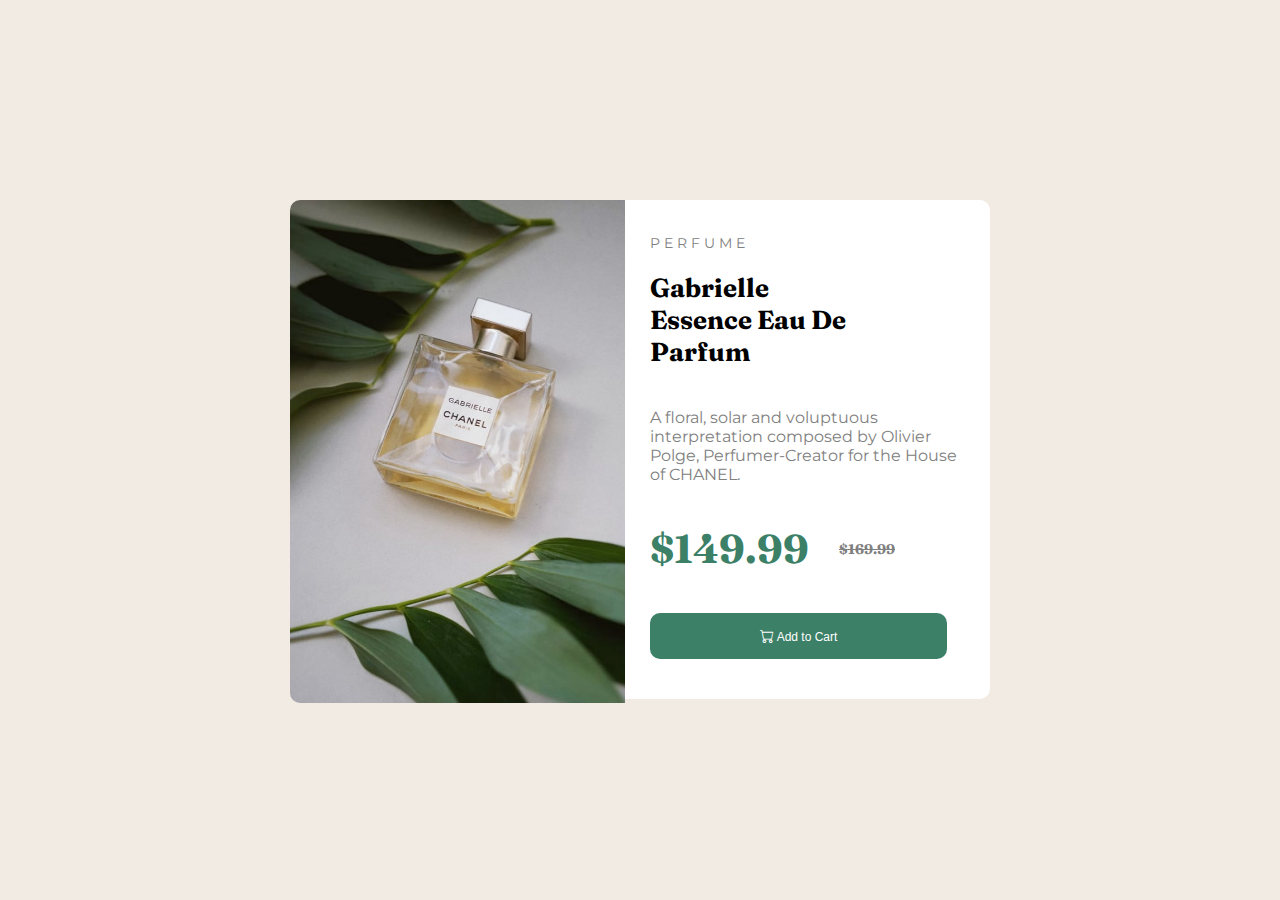
<file: 01responsive/index.html>
<!DOCTYPE html>
<html lang="en">

<head>
    <meta charset="UTF-8">
    <meta name="viewport" content="width=device-width, initial-scale=1.0">
    <link rel="stylesheet" href="css/style.css">
    <!--BOOTSTRAP-->
    <link rel="stylesheet" href="https://cdn.jsdelivr.net/npm/bootstrap-icons@1.11.3/font/bootstrap-icons.min.css">
    <title>Document</title>
</head>

<body>
    <div class="container">
        <div class="img-container">
            <img src="images/image-product-desktop.jpg" alt="" class="responsive-img desktop"> <!--Img Desktop-->
            <img src="images/image-product-mobile.jpg" alt="" class="responsive-img mobile"> <!--Img Mobile-->
        </div> <!--Img-->
        <div class="content-container">
            <div class="header-container">
                <p>P E R F U M E</p>
                <h1>Gabrielle <br> Essence Eau De <br>Parfum</h1>

            </div>
            <div class="text-content">
                <p>A floral, solar and voluptuous <br> interpretation composed by Olivier <br>Polge,
                    Perfumer-Creator for the House of CHANEL.</p>
            </div>

            <div class="price">
                <h2> $149.99</h2>
                <h4>$169.99</h4>
            </div><!--Price-->
            <div class="container-btn"><button id="add_button"><i class="bi bi-cart"></i> Add to Cart</button></div>
        </div> <!--Content-->
    </div> <!--Container-->
</body>

</html>
</file>
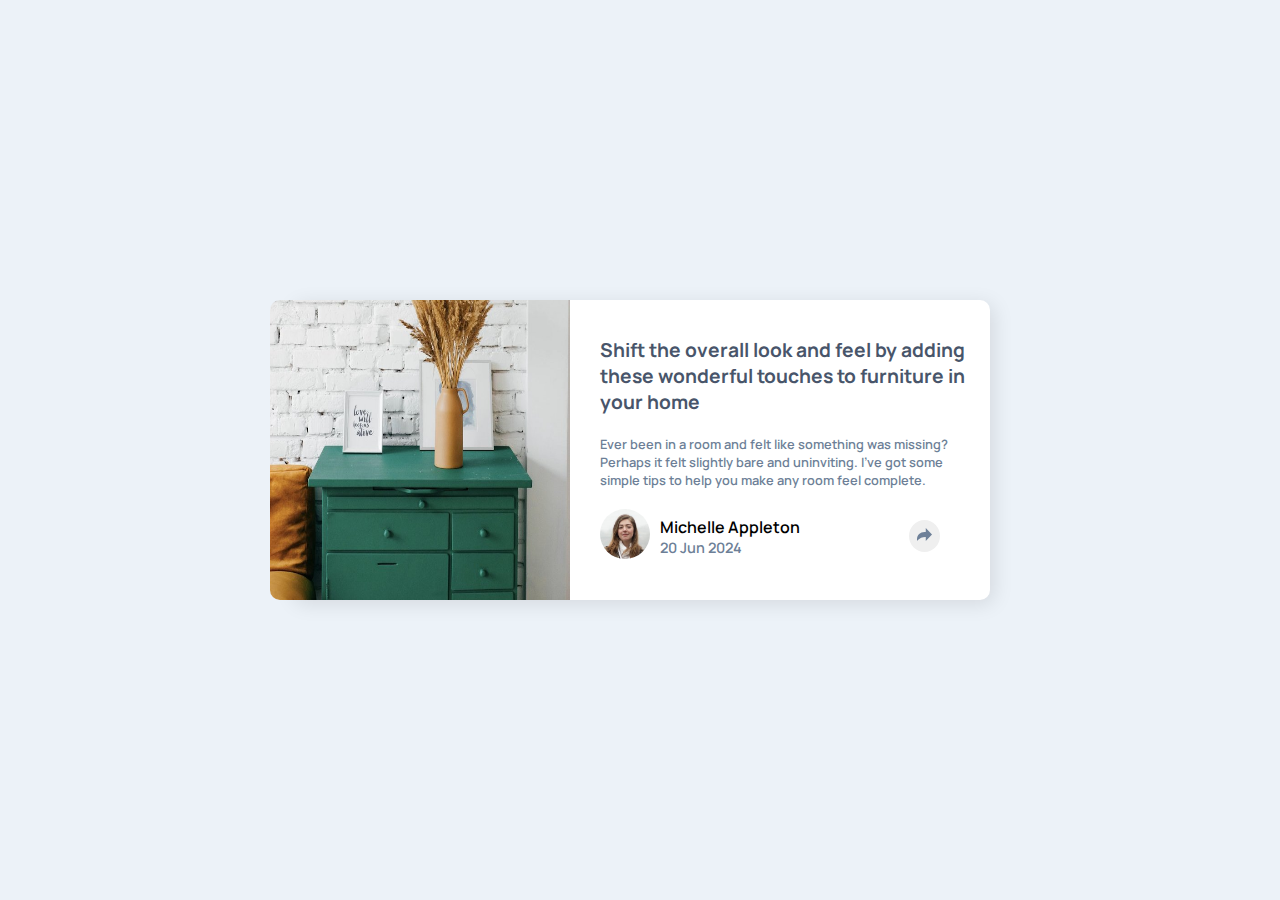
<file: 02/index.html>
<!DOCTYPE html>
<html lang="pt-br">
  <head>
    <meta charset="UTF-8" />
    <meta name="viewport" content="width=device-width, initial-scale=1.0" />
    <link rel="stylesheet" href="style.css" />
    <title>Article</title>
  </head>
  <body>
    <div class="container">
      <div class="img">
        <img src="images/drawers.jpg" alt="" />
      </div>

      <div class="content">
        <h1>
          Shift the overall look and feel by adding these wonderful
          touches to 
          furniture in your home
        </h1>
        <p>
          Ever been in a room and felt like something was missing? Perhaps it
          felt slightly bare and uninviting. I’ve got some simple tips to help
          you make any room feel complete.
        </p>

        <div class="share">
          <div class="pfp-container">
            <div class="pfp-img"><img src="images/avatar-michelle.jpg" alt="" /></div>

            <div class="info">
              <h>Michelle Appleton</h4>
              <p>20 Jun 2024</p>
            </div>
          </div>

          <div class="shareBtn">
            <button id="btnShare">
              <img src="images/icon-share.svg" alt="" />
            </button>
          </div>
        </div>
      </div>

      <div class="share-btn-container hide">
        <div>
          <p>S H A R E</p>
        </div>
        <div class="buttons">
       
          <a href="#"><img src="images/icon-facebook.svg" alt=""></a>
          <a href="#"><img src="images/icon-twitter.svg" alt=""></a>
          <a href="#"><img src="images/icon-pinterest.svg" alt=""></a>
        </div>
      </div> <!--Desktop-->

      <div class="share-btn-container-mobile hide">
        <div class="buttons-container">
          <div>
            <p>S H A R E</p>
          </div>
          <div class="buttons">
            <a href="#"><img src="images/icon-facebook.svg" alt=""></a>
            <a href="#"><img src="images/icon-twitter.svg" alt=""></a>
            <a href="#"><img src="images/icon-pinterest.svg" alt=""></a>
          </div>
        </div>
        <div class="shareBtnMobile">
          <button id="btnShareMobile">
            <img src="images/icon-share.svg" alt="" />
          </button>
        </div>
      </div> <!--Mobile-->

    </div>

    <script src="script.js"></script>
  </body>
</html>
</file>
<file: 01responsive/css/style.css>
@import url('https://fonts.googleapis.com/css2?family=Montserrat:ital,wght@0,100..900;1,100..900&display=swap');
/* MONTSERRAT */
@import url('https://fonts.googleapis.com/css2?family=Fraunces:ital,opsz,wght@0,9..144,100..900;1,9..144,100..900&display=swap');
/* FRAUNCES */

:root {
    --fonteFraunces: "Fraunces", serif;
    --fonteMontserrat: "Montserrat", sans-serif;
    --cor1: hsl(158, 36%, 37%);
    --cor2: hsl(30, 38%, 92%);
    --cor3: hsl(212, 21%, 14%);
    --cor4: hsl(212, 21%, 14%);
    --cor5: hsl(0, 0%, 100%);
}

/* GERAL */

* {
    padding: 0;
    margin: 0;
    box-sizing: border-box;
    font-size: 14px;
}

body {
    background-color: var(--cor2);
}

.responsive-img {
    display: none;
}

@media screen and (max-width: 2440px) {
    /* CONTAINER */

    .responsive-img.desktop{
        display: block;
    }

    .container {
        width: 700px;
        display: flex;
        align-items: center;
        justify-content: center;
        margin: 200px auto;
        background-color: white;
        border-radius: 10px;
    }

    .container p {
        color: rgb(128, 128, 128);
        font-family: var(--fonteMontserrat);
    }

    /* HEADER */

    .header-container {
        display: flex;
        flex-direction: column;
        gap: 20px;

    }

    .header-container p {
        margin-top: -5px;
    }

    .header-container h1 {
        font-family: var(--fonteFraunces);
    }

    /* CONTEUDO */

    .container .img-container img {
        margin-bottom: -4px;
        width: 335px;
        border-radius: 10px 0 0 10px;
    }

    .container .content-container {
        display: flex;
        flex-direction: column;
        align-items: flex-start;
        justify-content: center;
        padding: 25px;
        gap: 40px;
    }

    .container .content-container .text-content p {
        font-size: 16px;
    }

    .container .content-container h1 {
        font-size: 26px;
    }

    /* PREÇO */

    .price {
        display: flex;
        align-items: center;
        justify-content: space-between;
        gap: 30px;
        font-family: var(--fonteFraunces);
    }

    .price h2 {
        color: var(--cor1);
        font-size: 40px;
    }

    .price h4 {
        text-decoration: line-through;
        color: rgb(128, 128, 128);
    }

    /* BOTÃO */

    .container .container-btn {
        display: flex;
        align-items: center;
        justify-content: center;


    }

    .container .container-btn button {
        background-color: var(--cor1);
        color: #fff;
        padding: 15px 110px;
        font-size: 12px;
        border: none;
        border-radius: 10px;
    }

    .container .container-btn button:hover {
        cursor: pointer;
    }


}

@media screen and (max-width: 720px) {
    .responsive-img.mobile{
        display: block;
    }

    .responsive-img.desktop{
        display: none;
    }

    .container{
        flex-direction: column;
        width: 340px;
        
    }

    .container .img-container img{
        width: 100%;
        border-radius: 10px 10px 0 0;
    }

    .container-btn{
        margin-top: -15px;
    }

    .header-container, .content-container{
        gap: 4px;
    }

    .container .content-container .text-content p {
        margin: -15px 0px;
    }

}
</file>
<file: 02/style.css>
@import url("https://fonts.googleapis.com/css2?family=Manrope:wght@200..800&display=swap");

:root {
  --cor1: hsl(217, 19%, 35%);
  --cor2: hsl(214, 17%, 51%);
  --cor3: hsl(212, 23%, 69%);
  --cor4: hsl(210, 46%, 95%);

  --fontManrope: "Manrope", sans-serif;
}

* {
  padding: 0;
  margin: 0;
  box-sizing: border-box;
}

body {
  background-color: var(--cor4);
  font-family: var(--fontManrope);
  font-weight: 600;
}

.container {
  display: flex;
  align-items: center;
  justify-content: center;
  position: absolute;
  top: 50%;
  left: 50%;
  transform: translate(-50%, -50%);
  background-color: white;
  width: 700px;
  height: 300px;
  border-radius: 10px;
  box-shadow: 4px 4px 20px rgb(0, 0, 0, 0.1);
}

.container .content {
  display: flex;
  flex-direction: column;
  padding: 0 30px;
  gap: 20px;
}

.container .content h1,
h4 {
  font-size: 1.2rem;
  color: var(--cor1);
}

.content p {
  width: 380px;
  font-size: 0.8rem;
  color: var(--cor2);
}

.share {
  display: flex;
  align-items: center;
  justify-content: space-between;
  width: 340px;
}

.share .pfp-container {
  display: flex;
  align-items: center;
  gap: 10px;
}

.share .pfp-container img {
  width: 50px;
  height: 50px;
  border-radius: 50%;
}

.share .info {
  display: flex;
  flex-direction: column;
  gap: 5px;
}

.share .info p {
  width: 100px;
  font-size: 0.9rem;
}

.share .info h4 {
  font-size: 1rem;
}

.shareBtn button {
  border-radius: 50%;
  border: none;
  padding: 8px;
  cursor: pointer;
}

.shareBtn img {
  color: white;
}

.shareBtn button:hover {
  background-color: var(--cor1);
  color: white;
  cursor: pointer;
}

.share-btn-container {
  background-color: var(--cor1);
  display: flex;
  align-items: center;
  justify-content: center;
  gap: 30px;
  padding: 15px;
  border-radius: 10px;
  width: 230px;
  font-size: 0.8rem;
  position: fixed;
  top: 8.4rem;
  left: 32.5rem;
  color: var(--cor3);
  animation: sharePop 1s ease;
}

.share-btn-container::after {
  content: "";

  width: 0;
  height: 0;

  border-bottom: 15px solid transparent;
  border-left: 15px solid transparent;
  border-right: 15px solid transparent;
  border-top: 15px solid var(--cor1);

  position: absolute;
  bottom: -29px;
}

.buttons {
  display: flex;
  align-items: center;
  gap: 14px;
}

.buttons a {
  cursor: pointer;
}

.img img {
  margin-top: 5px;
  width: 300px;
  height: 300px;
  border-radius: 10px 0 0 10px;
}

.hide {
  display: none;
}

@keyframes sharePop {
  from {
    opacity: 0;
  }

  to {
    opacity: 1;
  }
}

@media screen and (max-width: 820px) {
  .container {
    display: flex;
    flex-direction: column;
    width: 350px;
    height: 34.5rem;
  }

  .container .content {
    width: 360px;
    padding: 30px;
    display: flex;
    align-items: center;
    justify-content: center;
  }

  .container .content p {
    width: 300px;
  }

  .container .content .share {
    display: flex;
    align-items: center;
    justify-content: space-around;
    padding: 20px;
  }

  .shareBtn {
    margin-left: -110px;

  }

  .share-btn-container-mobile {
    background-color: var(--cor1);
    display: flex;
    align-items: center;
    justify-content: center;
    gap: 95px;
    padding: 25px;
    border-radius: 0 0 10px 10px;
    width: 350px;
    font-size: 0.8rem;
    position: fixed;
    top: 29.9rem;
    color: var(--cor3);
    animation: sharePop 1s ease;
  }

  .buttons-container {
    display: flex;
    align-items: center;
    justify-content: space-between;
    gap: 20px;
  }

  .shareBtnMobile button {
    border-radius: 50%;
    border: none;
    padding: 8px;
    background-color: var(--cor3);
    cursor: pointer;
  }

  .img img {
    width: 350px;
    margin-top: -60px;
    border-radius: 10px 10px 0 0;
  }

  .hide {
    display: none;
  }
}
</file>
